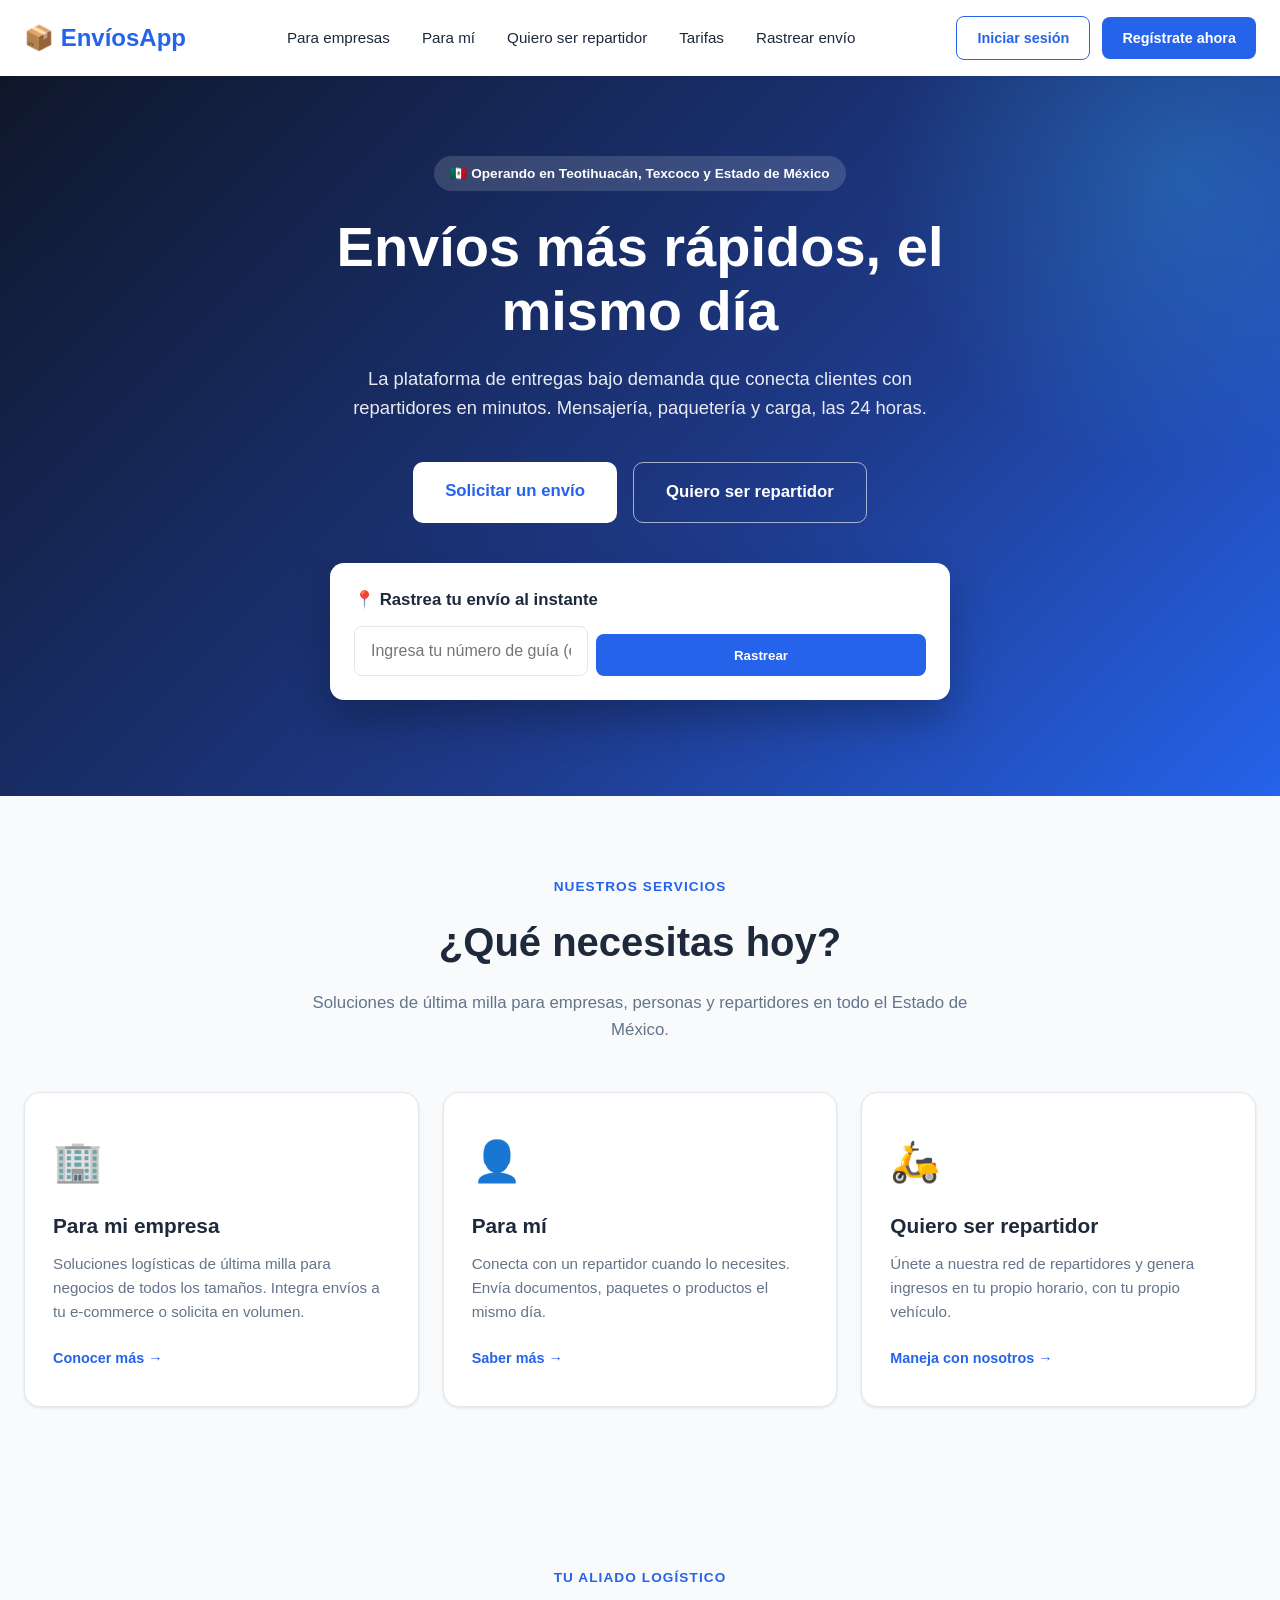
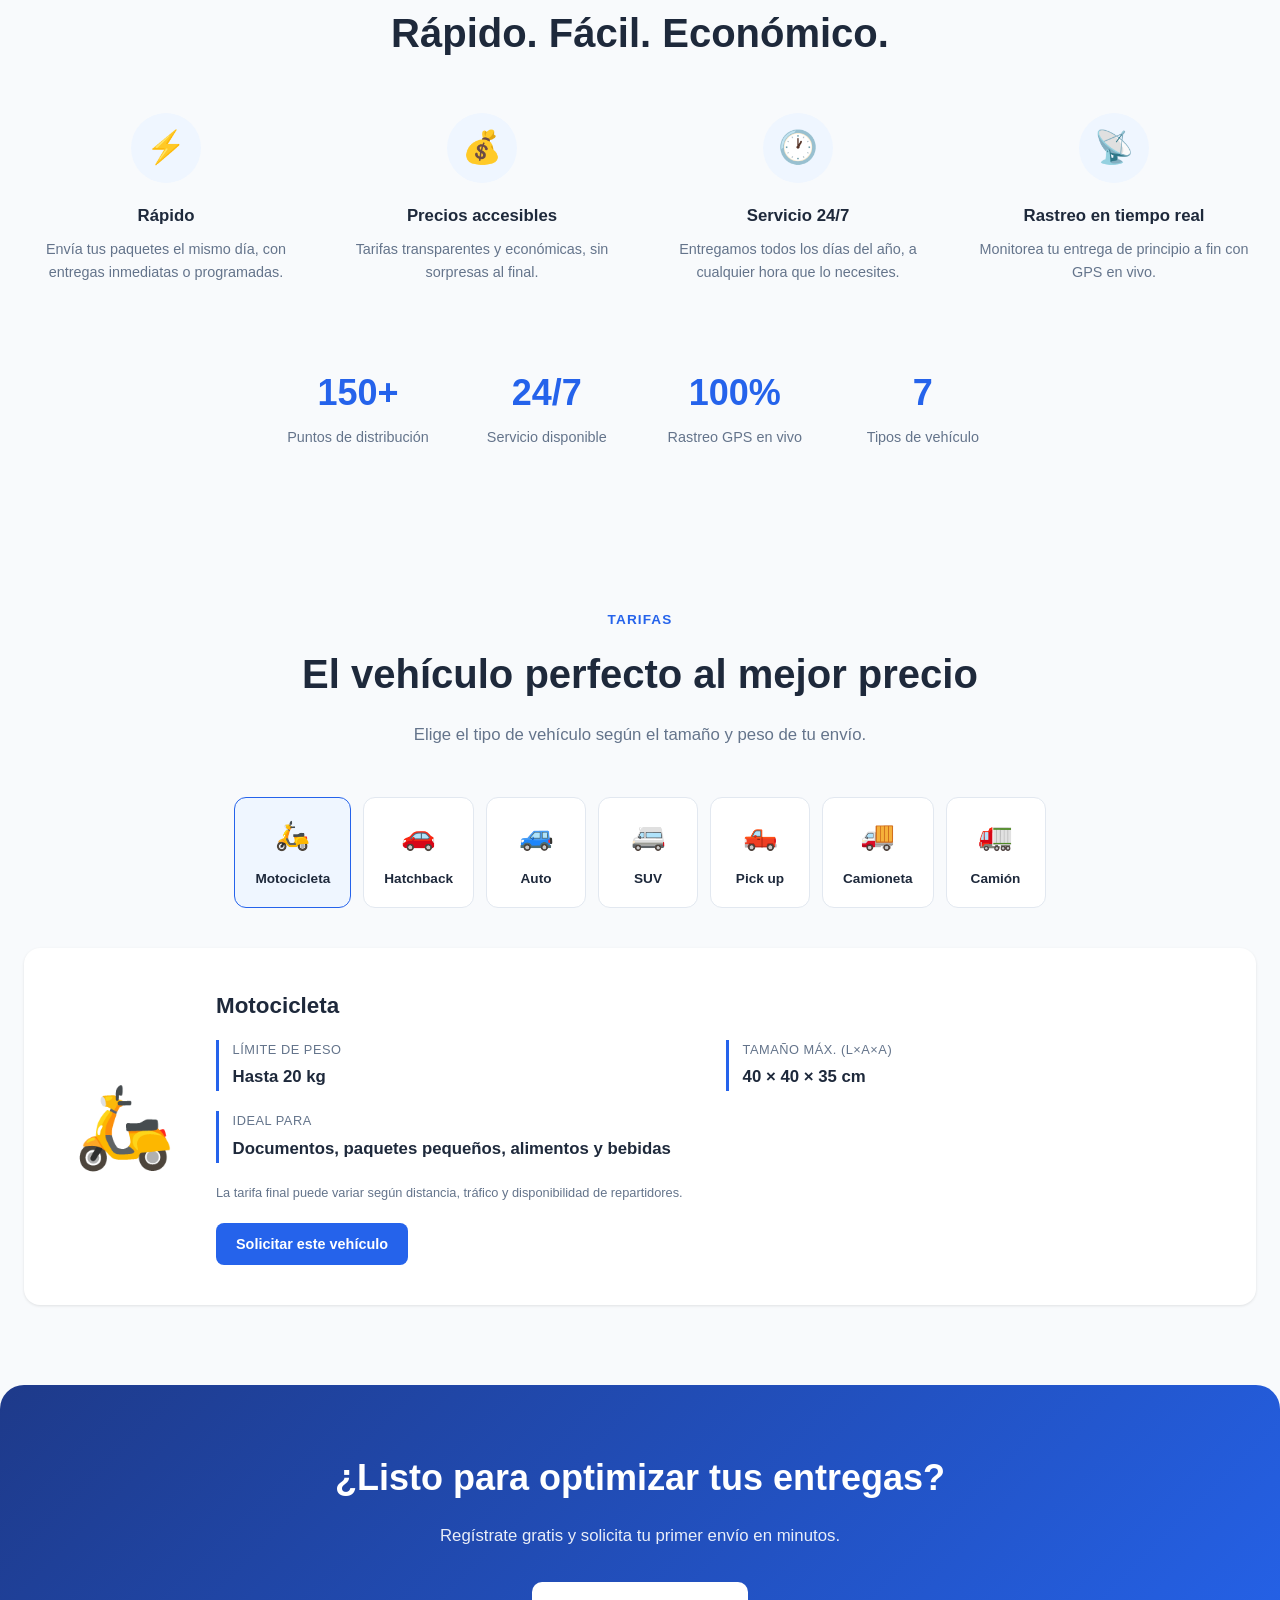
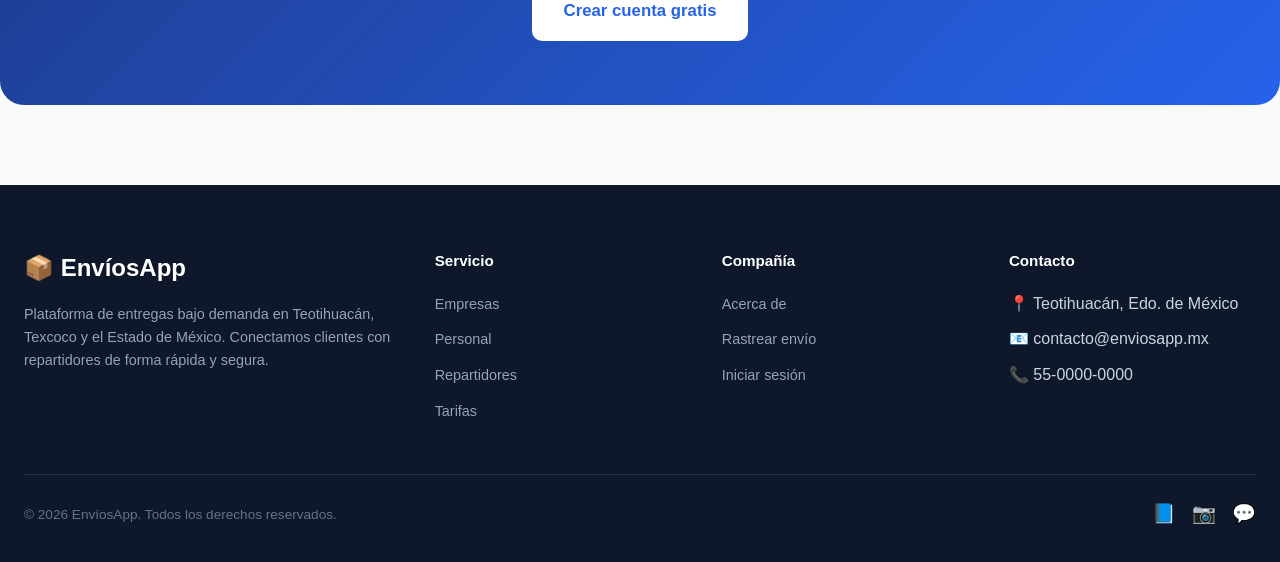
<file: frontend/index.html>
<!DOCTYPE html>
<html lang="es-MX">
<head>
    <meta charset="UTF-8">
    <meta name="viewport" content="width=device-width, initial-scale=1.0">
    <title>EnvíosApp México | Entregas rápidas y rastreo en tiempo real</title>
    <meta name="description" content="La plataforma de envíos y entregas a domicilio en México. Rastrea tu paquete en tiempo real, solicita un repartidor o únete como conductor.">
    <link rel="stylesheet" href="static/css/styles.css">
    <link rel="stylesheet" href="static/css/landing.css">
</head>
<body class="landing-body">

    <!-- ===== Header ===== -->
    <header class="landing-header">
        <nav class="landing-nav">
            <a href="#inicio" class="landing-logo">📦 EnvíosApp</a>

            <ul class="landing-menu" id="landingMenu">
                <li><a href="#empresa">Para empresas</a></li>
                <li><a href="#personal">Para mí</a></li>
                <li><a href="#conductor">Quiero ser repartidor</a></li>
                <li><a href="#vehiculos">Tarifas</a></li>
                <li><a href="#rastreo">Rastrear envío</a></li>
            </ul>

            <div class="landing-nav-actions">
                <a href="app.html" class="btn-outline">Iniciar sesión</a>
                <a href="app.html#registro" class="btn-cta">Regístrate ahora</a>
                <button class="mobile-menu-toggle" id="mobileMenuToggle" aria-label="Abrir menú">☰</button>
            </div>
        </nav>
    </header>

    <!-- ===== Hero ===== -->
    <section class="hero" id="inicio">
        <div class="hero-content">
            <span class="hero-eyebrow">🇲🇽 Operando en Teotihuacán, Texcoco y Estado de México</span>
            <h1>Envíos más rápidos, el mismo día</h1>
            <p>La plataforma de entregas bajo demanda que conecta clientes con repartidores en minutos. Mensajería, paquetería y carga, las 24 horas.</p>

            <div class="hero-actions">
                <a href="app.html#registro" class="btn-cta-white">Solicitar un envío</a>
                <a href="#conductor" class="btn-cta-outline-white">Quiero ser repartidor</a>
            </div>

            <!-- Widget de rastreo en vivo -->
            <div class="tracking-widget" id="rastreo">
                <h3>📍 Rastrea tu envío al instante</h3>
                <form class="tracking-form" id="trackingForm">
                    <input type="text" id="trackingInput" placeholder="Ingresa tu número de guía (ej. ENV-20260629...)" required>
                    <button type="submit">Rastrear</button>
                </form>
                <div class="tracking-result" id="trackingResult"></div>
            </div>
        </div>
    </section>

    <!-- ===== Service Cards: Empresa / Personal / Conductor ===== -->
    <section class="landing-section" id="servicios">
        <div class="section-header">
            <span class="eyebrow">Nuestros servicios</span>
            <h2>¿Qué necesitas hoy?</h2>
            <p>Soluciones de última milla para empresas, personas y repartidores en todo el Estado de México.</p>
        </div>

        <div class="service-cards">
            <a href="#empresa" class="service-card" id="empresa">
                <span class="icon">🏢</span>
                <h3>Para mi empresa</h3>
                <p>Soluciones logísticas de última milla para negocios de todos los tamaños. Integra envíos a tu e-commerce o solicita en volumen.</p>
                <span class="link-arrow">Conocer más →</span>
            </a>

            <a href="app.html#registro" class="service-card" id="personal">
                <span class="icon">👤</span>
                <h3>Para mí</h3>
                <p>Conecta con un repartidor cuando lo necesites. Envía documentos, paquetes o productos el mismo día.</p>
                <span class="link-arrow">Saber más →</span>
            </a>

            <a href="app.html#registro?role=repartidor" class="service-card" id="conductor">
                <span class="icon">🛵</span>
                <h3>Quiero ser repartidor</h3>
                <p>Únete a nuestra red de repartidores y genera ingresos en tu propio horario, con tu propio vehículo.</p>
                <span class="link-arrow">Maneja con nosotros →</span>
            </a>
        </div>
    </section>

    <!-- ===== USP / Por qué elegirnos ===== -->
    <section class="landing-section usp-section">
        <div class="section-header">
            <span class="eyebrow">Tu aliado logístico</span>
            <h2>Rápido. Fácil. Económico.</h2>
        </div>

        <div class="usp-grid">
            <div class="usp-item">
                <div class="usp-icon">⚡</div>
                <h4>Rápido</h4>
                <p>Envía tus paquetes el mismo día, con entregas inmediatas o programadas.</p>
            </div>
            <div class="usp-item">
                <div class="usp-icon">💰</div>
                <h4>Precios accesibles</h4>
                <p>Tarifas transparentes y económicas, sin sorpresas al final.</p>
            </div>
            <div class="usp-item">
                <div class="usp-icon">🕐</div>
                <h4>Servicio 24/7</h4>
                <p>Entregamos todos los días del año, a cualquier hora que lo necesites.</p>
            </div>
            <div class="usp-item">
                <div class="usp-icon">📡</div>
                <h4>Rastreo en tiempo real</h4>
                <p>Monitorea tu entrega de principio a fin con GPS en vivo.</p>
            </div>
        </div>
    </section>

    <!-- ===== Trust numbers ===== -->
    <section class="landing-section" style="padding-top: 0;">
        <div class="trust-bar">
            <div class="trust-item">
                <div class="trust-number">150+</div>
                <div class="trust-label">Puntos de distribución</div>
            </div>
            <div class="trust-item">
                <div class="trust-number">24/7</div>
                <div class="trust-label">Servicio disponible</div>
            </div>
            <div class="trust-item">
                <div class="trust-number">100%</div>
                <div class="trust-label">Rastreo GPS en vivo</div>
            </div>
            <div class="trust-item">
                <div class="trust-number">7</div>
                <div class="trust-label">Tipos de vehículo</div>
            </div>
        </div>
    </section>

    <!-- ===== Vehículos / Tarifas ===== -->
    <section class="landing-section" id="vehiculos">
        <div class="section-header">
            <span class="eyebrow">Tarifas</span>
            <h2>El vehículo perfecto al mejor precio</h2>
            <p>Elige el tipo de vehículo según el tamaño y peso de tu envío.</p>
        </div>

        <div class="vehicle-tabs" id="vehicleTabs"></div>
        <div class="vehicle-detail" id="vehicleDetail"></div>
    </section>

    <!-- ===== Final CTA ===== -->
    <div class="final-cta">
        <h2>¿Listo para optimizar tus entregas?</h2>
        <p>Regístrate gratis y solicita tu primer envío en minutos.</p>
        <a href="app.html#registro" class="btn-cta-white">Crear cuenta gratis</a>
    </div>

    <!-- ===== Footer ===== -->
    <footer class="landing-footer">
        <div class="footer-grid">
            <div class="footer-brand">
                <a href="#inicio" class="landing-logo">📦 EnvíosApp</a>
                <p>Plataforma de entregas bajo demanda en Teotihuacán, Texcoco y el Estado de México. Conectamos clientes con repartidores de forma rápida y segura.</p>
            </div>

            <div class="footer-col">
                <h5>Servicio</h5>
                <ul>
                    <li><a href="#empresa">Empresas</a></li>
                    <li><a href="#personal">Personal</a></li>
                    <li><a href="#conductor">Repartidores</a></li>
                    <li><a href="#vehiculos">Tarifas</a></li>
                </ul>
            </div>

            <div class="footer-col">
                <h5>Compañía</h5>
                <ul>
                    <li><a href="#inicio">Acerca de</a></li>
                    <li><a href="#rastreo">Rastrear envío</a></li>
                    <li><a href="app.html">Iniciar sesión</a></li>
                </ul>
            </div>

            <div class="footer-col">
                <h5>Contacto</h5>
                <ul>
                    <li>📍 Teotihuacán, Edo. de México</li>
                    <li>📧 contacto@enviosapp.mx</li>
                    <li>📞 55-0000-0000</li>
                </ul>
            </div>
        </div>

        <div class="footer-bottom">
            <span>© 2026 EnvíosApp. Todos los derechos reservados.</span>
            <div class="footer-social">
                <a href="#" aria-label="Facebook">📘</a>
                <a href="#" aria-label="Instagram">📷</a>
                <a href="#" aria-label="WhatsApp">💬</a>
            </div>
        </div>
    </footer>

    <script src="static/js/landing.js"></script>
</body>
</html>
</file>
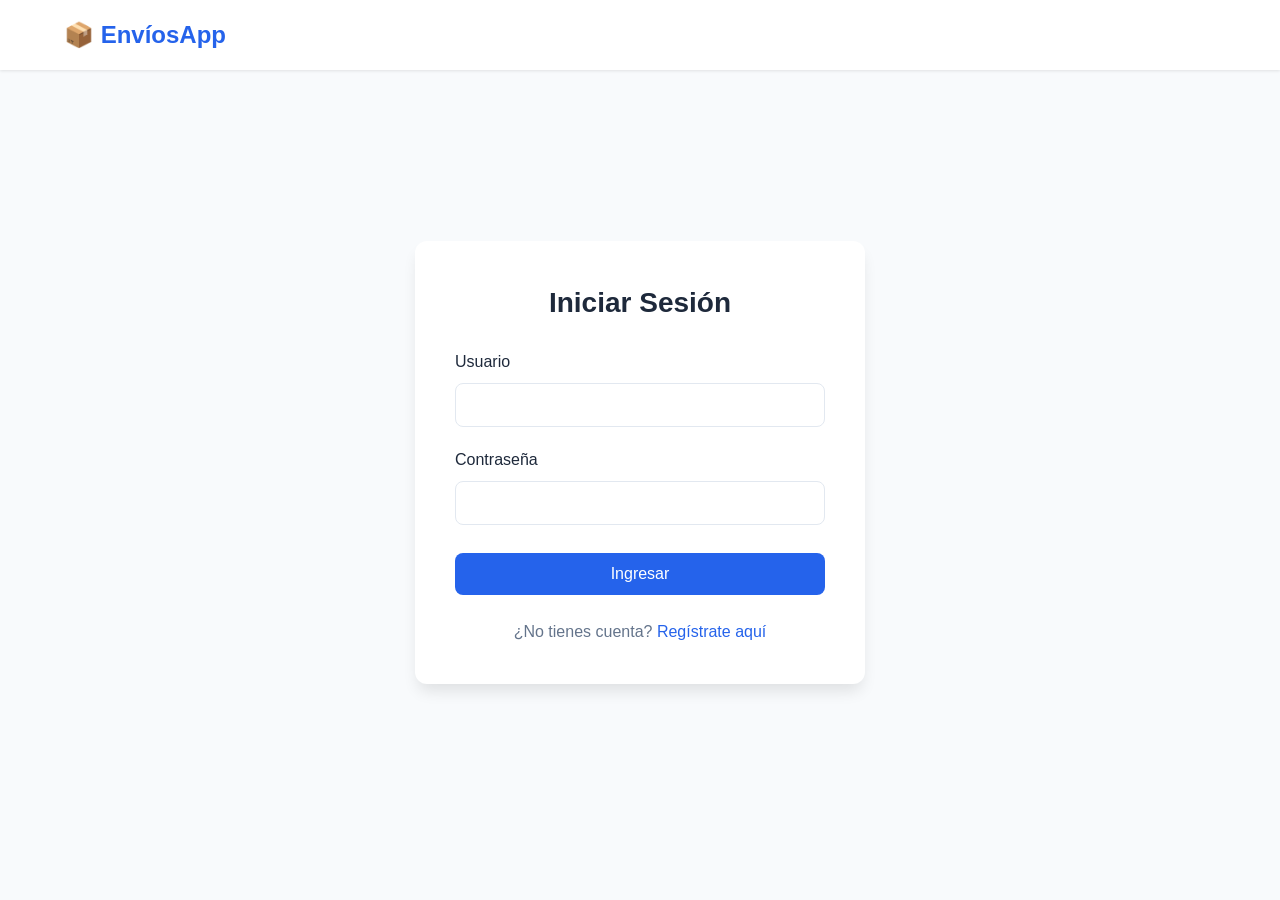
<file: frontend/app.html>
<!DOCTYPE html>
<html lang="es">
<head>
    <meta charset="UTF-8">
    <meta name="viewport" content="width=device-width, initial-scale=1.0">
    <title>Mi Cuenta | EnvíosApp</title>
    <link rel="stylesheet" href="static/css/styles.css">
    <link rel="stylesheet" href="static/css/cotizador.css">
</head>
<body>
    <header id="header">
        <div class="container">
            <div class="header-content">
                <div class="logo">
                    <a href="index.html" style="text-decoration:none;color:inherit;"><h1>📦 EnvíosApp</h1></a>
                </div>
                <nav id="mainNav" class="nav-hidden">
                    <ul>
                        <li><a href="#" data-page="dashboard">Dashboard</a></li>
                        <li><a href="#" data-page="mapa">🗺️ Mapa</a></li>
                        <li><a href="#" data-page="cotizador">🧮 Cotizador</a></li>
                        <li><a href="#" data-page="envios">Envíos</a></li>
                        <li><a href="#" data-page="clientes">Clientes</a></li>
                        <li class="admin-only"><a href="#" data-page="repartidores">Repartidores</a></li>
                        <li class="admin-only"><a href="#" data-page="rutas">Rutas</a></li>
                    </ul>
                </nav>
                <div class="user-menu" id="userMenu" style="display:none;">
                    <span id="userName"></span>
                    <button id="logoutBtn" class="btn-secondary">Cerrar Sesión</button>
                </div>
            </div>
        </div>
    </header>

    <main id="mainContent">

        <!-- Login -->
        <div id="loginPage" class="page active">
            <div class="auth-container">
                <div class="auth-box">
                    <h2>Iniciar Sesión</h2>
                    <form id="loginForm">
                        <div class="form-group">
                            <label>Usuario</label>
                            <input type="text" id="loginUsername" required>
                        </div>
                        <div class="form-group">
                            <label>Contraseña</label>
                            <input type="password" id="loginPassword" required>
                        </div>
                        <button type="submit" class="btn-primary">Ingresar</button>
                    </form>
                    <p class="auth-switch">¿No tienes cuenta? <a href="#" id="showRegister">Regístrate aquí</a></p>
                </div>
            </div>
        </div>

        <!-- Registro -->
        <div id="registerPage" class="page">
            <div class="auth-container">
                <div class="auth-box">
                    <h2>Crear Cuenta</h2>
                    <form id="registerForm">
                        <div class="form-group">
                            <label>Usuario</label>
                            <input type="text" id="regUsername" required>
                        </div>
                        <div class="form-group">
                            <label>Email</label>
                            <input type="email" id="regEmail" required>
                        </div>
                        <div class="form-group">
                            <label>Nombre Completo</label>
                            <input type="text" id="regFullName" required>
                        </div>
                        <div class="form-group">
                            <label>Tipo de Usuario</label>
                            <select id="regRole" required>
                                <option value="cliente">Cliente</option>
                                <option value="repartidor">Repartidor</option>
                                <option value="admin">Administrador</option>
                            </select>
                        </div>
                        <div class="form-group">
                            <label>Contraseña</label>
                            <input type="password" id="regPassword" required>
                        </div>
                        <button type="submit" class="btn-primary">Registrarse</button>
                    </form>
                    <p class="auth-switch">¿Ya tienes cuenta? <a href="#" id="showLogin">Inicia sesión aquí</a></p>
                </div>
            </div>
        </div>

        <!-- Mapa -->
        <div id="mapaPage" class="page">
            <div class="container">
                <div class="page-header">
                    <h2>Mapa de Envíos y Repartidores</h2>
                    <div class="map-controls">
                        <select id="mapFilterEstado" class="filter-select">
                            <option value="">Todos los envíos</option>
                            <option value="pendiente">Pendientes</option>
                            <option value="en_transito">En Tránsito</option>
                            <option value="entregado">Entregados</option>
                        </select>
                        <button id="btnCentrarMapa" class="btn-secondary">📍 Centrar</button>
                        <button id="btnActualizarMapa" class="btn-primary">🔄 Actualizar</button>
                    </div>
                </div>
                <div class="map-container">
                    <div id="map" style="width:100%;height:600px;border-radius:12px;"></div>
                </div>
                <div class="map-legend">
                    <h4>Leyenda</h4>
                    <div class="legend-items">
                        <div class="legend-item"><span class="legend-marker" style="background:#10b981;">🚚</span><span>Repartidor Disponible</span></div>
                        <div class="legend-item"><span class="legend-marker" style="background:#ef4444;">🚚</span><span>No Disponible</span></div>
                        <div class="legend-item"><span class="legend-marker" style="background:#f59e0b;">📦</span><span>Origen</span></div>
                        <div class="legend-item"><span class="legend-marker" style="background:#2563eb;">🎯</span><span>Destino</span></div>
                    </div>
                </div>
            </div>
        </div>


        <!-- Cotizador -->
        <div id="cotizadorPage" class="page">
            <div class="container">
                <div class="page-header">
                    <h2>🧮 Cotizador de Envíos</h2>
                </div>

                <form id="cotizadorForm">
                    <!-- Campo oculto para vehículo seleccionado -->
                    <input type="hidden" id="cotVehiculo" value="">

                    <!-- Selección de vehículo -->
                    <div class="form-group">
                        <label>Tipo de vehículo</label>
                        <div class="veh-selector">
                            <div class="veh-card" data-vehiculo="moto">
                                <span class="veh-icon">🛵</span>
                                <span class="veh-name">Moto</span>
                                <span class="veh-peso">máx 20 kg</span>
                            </div>
                            <div class="veh-card" data-vehiculo="auto">
                                <span class="veh-icon">🚗</span>
                                <span class="veh-name">Auto</span>
                                <span class="veh-peso">máx 100 kg</span>
                            </div>
                            <div class="veh-card" data-vehiculo="suv">
                                <span class="veh-icon">🚙</span>
                                <span class="veh-name">SUV</span>
                                <span class="veh-peso">máx 300 kg</span>
                            </div>
                            <div class="veh-card" data-vehiculo="pickup">
                                <span class="veh-icon">🛻</span>
                                <span class="veh-name">Pickup</span>
                                <span class="veh-peso">máx 700 kg</span>
                            </div>
                            <div class="veh-card" data-vehiculo="camioneta">
                                <span class="veh-icon">🚚</span>
                                <span class="veh-name">Camioneta</span>
                                <span class="veh-peso">máx 1,500 kg</span>
                            </div>
                        </div>
                    </div>

                    <!-- Zonas y servicio -->
                    <div class="cot-form-grid">
                        <div class="form-group">
                            <label>Zona de origen</label>
                            <select id="cotZonaOrigen" required>
                                <option value="A">Zona A — Teotihuacán + San Martín</option>
                                <option value="B">Zona B — Texcoco + Tecámac</option>
                                <option value="C">Zona C — Otumba</option>
                            </select>
                        </div>
                        <div class="form-group">
                            <label>Zona de destino</label>
                            <select id="cotZonaDestino" required>
                                <option value="A">Zona A — Teotihuacán + San Martín</option>
                                <option value="B">Zona B — Texcoco + Tecámac</option>
                                <option value="C">Zona C — Otumba</option>
                            </select>
                        </div>
                        <div class="form-group">
                            <label>Tipo de servicio</label>
                            <select id="cotServicio">
                                <option value="estandar">Estándar — mismo día</option>
                                <option value="express">Express — menos de 45 min (+$30)</option>
                                <option value="programado">Programado — hora exacta (+$20)</option>
                                <option value="fragil">Frágil — manejo especial (+$25)</option>
                            </select>
                        </div>
                        <div class="form-group">
                            <label>Plan del repartidor</label>
                            <select id="cotPlan">
                                <option value="libre">Plan Libre — 22% comisión</option>
                                <option value="estandar">Plan Estándar — 12% comisión</option>
                                <option value="pro">Plan Pro — 6% comisión</option>
                            </select>
                        </div>
                    </div>

                    <!-- Sliders -->
                    <div class="cot-slider-group">
                        <div class="cot-slider-header">
                            <label>Distancia total</label>
                            <span class="cot-slider-val" id="cotKmVal">8 km</span>
                        </div>
                        <input type="range" id="cotKm" class="cot-range" min="1" max="50" value="8" step="0.5">
                    </div>

                    <div class="cot-slider-group">
                        <div class="cot-slider-header">
                            <label>Tiempo de espera estimado</label>
                            <span class="cot-slider-val" id="cotEsperaVal">0 min</span>
                        </div>
                        <input type="range" id="cotEspera" class="cot-range" min="0" max="60" value="0" step="10">
                    </div>

                    <div class="cot-btn-group">
                        <button type="submit" id="btnCotizar" class="btn-primary">🧮 Calcular cotización</button>
                        <button type="button" id="btnCompararPlanes" class="btn-secondary" onclick="cotizadorManager.compararPlanes();">📊 Comparar planes</button>
                    </div>
                </form>

                <!-- Resultado -->
                <div id="cotizadorResultado"></div>
            </div>
        </div>

        <!-- Dashboard -->
        <div id="dashboardPage" class="page">
            <div class="container">
                <h2>Dashboard</h2>
                <div class="stats-grid" id="statsGrid">
                    <div class="stat-card">
                        <div class="stat-icon">📦</div>
                        <div class="stat-info"><h3 id="totalEnvios">0</h3><p>Total Envíos</p></div>
                    </div>
                    <div class="stat-card">
                        <div class="stat-icon">🚚</div>
                        <div class="stat-info"><h3 id="enviosTransito">0</h3><p>En Tránsito</p></div>
                    </div>
                    <div class="stat-card">
                        <div class="stat-icon">✅</div>
                        <div class="stat-info"><h3 id="enviosEntregados">0</h3><p>Entregados</p></div>
                    </div>
                    <div class="stat-card">
                        <div class="stat-icon">⏳</div>
                        <div class="stat-info"><h3 id="enviosPendientes">0</h3><p>Pendientes</p></div>
                    </div>
                    <div class="stat-card">
                        <div class="stat-icon">👥</div>
                        <div class="stat-info"><h3 id="totalClientes">0</h3><p>Total Clientes</p></div>
                    </div>
                </div>
                <div class="recent-section">
                    <h3>Envíos Recientes</h3>
                    <div id="recentEnvios" class="table-container"></div>
                </div>
                <div class="recent-section" style="margin-top:2rem;">
                    <h3>Clientes Recientes</h3>
                    <div id="recentClientes" class="table-container"></div>
                </div>
            </div>
        </div>

        <!-- Envíos -->
        <div id="enviosPage" class="page">
            <div class="container">
                <div class="page-header">
                    <h2>Gestión de Envíos</h2>
                    <button id="btnNuevoEnvio" class="btn-primary">+ Nuevo Envío</button>
                </div>
                <div class="filters">
                    <select id="filterEstado" class="filter-select">
                        <option value="">Todos los estados</option>
                        <option value="pendiente">Pendiente</option>
                        <option value="en_transito">En Tránsito</option>
                        <option value="entregado">Entregado</option>
                        <option value="cancelado">Cancelado</option>
                    </select>
                </div>
                <div id="enviosList" class="table-container"></div>
            </div>
        </div>

        <!-- Clientes -->
        <div id="clientesPage" class="page">
            <div class="container">
                <div class="page-header">
                    <h2>Gestión de Clientes</h2>
                    <button id="btnNuevoCliente" class="btn-primary">+ Nuevo Cliente</button>
                </div>
                <div id="clientesList" class="table-container"></div>
            </div>
        </div>

        <!-- Repartidores (admin) -->
        <div id="repartidoresPage" class="page admin-only">
            <div class="container">
                <div class="page-header">
                    <h2>Gestión de Repartidores</h2>
                    <button id="btnNuevoRepartidor" class="btn-primary">+ Nuevo Repartidor</button>
                </div>
                <div id="repartidoresList" class="table-container"></div>
            </div>
        </div>

        <!-- Rutas (admin) -->
        <div id="rutasPage" class="page admin-only">
            <div class="container">
                <div class="page-header">
                    <h2>Gestión de Rutas</h2>
                    <button id="btnNuevaRuta" class="btn-primary">+ Nueva Ruta</button>
                </div>
                <div id="rutasList" class="table-container"></div>
            </div>
        </div>

    </main>

    <div id="modalContainer"></div>
    <div id="toastContainer"></div>

    <!-- Google Maps: agrega tu API key aquí cuando la tengas
    <script async defer src="https://maps.googleapis.com/maps/api/js?key=TU_API_KEY&callback=initGoogleMaps"></script>
    -->

    <script src="static/js/api.js"></script>
    <script src="static/js/auth.js"></script>
    <script src="static/js/ui.js"></script>
    <script src="static/js/mapa.js"></script>
    <script src="static/js/envios.js"></script>
    <script src="static/js/clientes.js"></script>
    <script src="static/js/repartidores.js"></script>
    <script src="static/js/rutas.js"></script>
    <script src="static/js/cotizador.js"></script>
    <script src="static/js/app.js"></script>
</body>
</html>
</file>
<file: frontend/static/css/styles.css>
/* Variables CSS */
:root {
    --primary-color: #2563eb;
    --primary-dark: #1d4ed8;
    --secondary-color: #64748b;
    --success-color: #10b981;
    --danger-color: #ef4444;
    --warning-color: #f59e0b;
    --background: #f8fafc;
    --surface: #ffffff;
    --text-primary: #1e293b;
    --text-secondary: #64748b;
    --border-color: #e2e8f0;
    --shadow: 0 1px 3px 0 rgba(0, 0, 0, 0.1);
    --shadow-lg: 0 10px 15px -3px rgba(0, 0, 0, 0.1);
}

* {
    margin: 0;
    padding: 0;
    box-sizing: border-box;
}

body {
    font-family: -apple-system, BlinkMacSystemFont, 'Segoe UI', Roboto, 'Helvetica Neue', Arial, sans-serif;
    background-color: var(--background);
    color: var(--text-primary);
    line-height: 1.6;
}

/* Header */
header {
    background: var(--surface);
    box-shadow: var(--shadow);
    position: sticky;
    top: 0;
    z-index: 100;
}

.header-content {
    display: flex;
    justify-content: space-between;
    align-items: center;
    padding: 1rem 0;
}

.logo h1 {
    font-size: 1.5rem;
    color: var(--primary-color);
    font-weight: 700;
}

nav ul {
    display: flex;
    list-style: none;
    gap: 2rem;
}

nav a {
    text-decoration: none;
    color: var(--text-primary);
    font-weight: 500;
    transition: color 0.2s;
}

nav a:hover {
    color: var(--primary-color);
}

.user-menu {
    display: flex;
    align-items: center;
    gap: 1rem;
}

/* Container */
.container {
    max-width: 1200px;
    margin: 0 auto;
    padding: 0 1.5rem;
}

/* Pages */
.page {
    display: none;
    padding: 2rem 0;
    min-height: calc(100vh - 80px);
}

.page.active {
    display: block;
}

.page-header {
    display: flex;
    justify-content: space-between;
    align-items: center;
    margin-bottom: 2rem;
}

.page-header h2 {
    font-size: 2rem;
    font-weight: 700;
}

/* Auth Container */
.auth-container {
    display: flex;
    justify-content: center;
    align-items: center;
    min-height: 80vh;
}

.auth-box {
    background: var(--surface);
    padding: 2.5rem;
    border-radius: 12px;
    box-shadow: var(--shadow-lg);
    width: 100%;
    max-width: 450px;
}

.auth-box h2 {
    margin-bottom: 1.5rem;
    text-align: center;
    font-size: 1.75rem;
}

.auth-switch {
    text-align: center;
    margin-top: 1.5rem;
    color: var(--text-secondary);
}

.auth-switch a {
    color: var(--primary-color);
    text-decoration: none;
    font-weight: 500;
}

/* Form Styles */
.form-group {
    margin-bottom: 1.25rem;
}

.form-group label {
    display: block;
    margin-bottom: 0.5rem;
    font-weight: 500;
    color: var(--text-primary);
}

.form-group input,
.form-group select,
.form-group textarea {
    width: 100%;
    padding: 0.75rem 1rem;
    border: 1px solid var(--border-color);
    border-radius: 8px;
    font-size: 1rem;
    transition: border-color 0.2s, box-shadow 0.2s;
}

.form-group input:focus,
.form-group select:focus,
.form-group textarea:focus {
    outline: none;
    border-color: var(--primary-color);
    box-shadow: 0 0 0 3px rgba(37, 99, 235, 0.1);
}

/* Buttons */
.btn-primary,
.btn-secondary,
.btn-danger,
.btn-success {
    padding: 0.75rem 1.5rem;
    border: none;
    border-radius: 8px;
    font-size: 1rem;
    font-weight: 500;
    cursor: pointer;
    transition: all 0.2s;
}

.btn-primary {
    background: var(--primary-color);
    color: white;
}

.btn-primary:hover {
    background: var(--primary-dark);
}

.btn-secondary {
    background: var(--secondary-color);
    color: white;
}

.btn-secondary:hover {
    background: #475569;
}

.btn-danger {
    background: var(--danger-color);
    color: white;
}

.btn-danger:hover {
    background: #dc2626;
}

.btn-success {
    background: var(--success-color);
    color: white;
}

.btn-success:hover {
    background: #059669;
}

button[type="submit"] {
    width: 100%;
    margin-top: 0.5rem;
}

/* Stats Grid */
.stats-grid {
    display: grid;
    grid-template-columns: repeat(auto-fit, minmax(250px, 1fr));
    gap: 1.5rem;
    margin-bottom: 3rem;
}

.stat-card {
    background: var(--surface);
    padding: 1.5rem;
    border-radius: 12px;
    box-shadow: var(--shadow);
    display: flex;
    align-items: center;
    gap: 1rem;
}

.stat-icon {
    font-size: 2.5rem;
}

.stat-info h3 {
    font-size: 2rem;
    font-weight: 700;
    color: var(--primary-color);
}

.stat-info p {
    color: var(--text-secondary);
    font-size: 0.875rem;
}

/* Tables */
.table-container {
    background: var(--surface);
    border-radius: 12px;
    box-shadow: var(--shadow);
    overflow: hidden;
}

table {
    width: 100%;
    border-collapse: collapse;
}

thead {
    background: var(--background);
}

th {
    padding: 1rem;
    text-align: left;
    font-weight: 600;
    color: var(--text-primary);
    font-size: 0.875rem;
    text-transform: uppercase;
    letter-spacing: 0.05em;
}

td {
    padding: 1rem;
    border-top: 1px solid var(--border-color);
}

tr:hover {
    background: var(--background);
}

/* Badges */
.badge {
    display: inline-block;
    padding: 0.25rem 0.75rem;
    border-radius: 9999px;
    font-size: 0.75rem;
    font-weight: 600;
    text-transform: uppercase;
}

.badge-success {
    background: #d1fae5;
    color: #065f46;
}

.badge-warning {
    background: #fef3c7;
    color: #92400e;
}

.badge-danger {
    background: #fee2e2;
    color: #991b1b;
}

.badge-info {
    background: #dbeafe;
    color: #1e40af;
}

/* Filters */
.filters {
    margin-bottom: 1.5rem;
    display: flex;
    gap: 1rem;
}

.filter-select {
    padding: 0.5rem 1rem;
    border: 1px solid var(--border-color);
    border-radius: 8px;
    font-size: 0.875rem;
}

/* Modal */
.modal {
    display: none;
    position: fixed;
    top: 0;
    left: 0;
    width: 100%;
    height: 100%;
    background: rgba(0, 0, 0, 0.5);
    z-index: 1000;
    align-items: center;
    justify-content: center;
}

.modal.active {
    display: flex;
}

.modal-content {
    background: var(--surface);
    padding: 2rem;
    border-radius: 12px;
    width: 90%;
    max-width: 600px;
    max-height: 90vh;
    overflow-y: auto;
}

.modal-header {
    display: flex;
    justify-content: space-between;
    align-items: center;
    margin-bottom: 1.5rem;
}

.modal-header h3 {
    font-size: 1.5rem;
}

.close-modal {
    background: none;
    border: none;
    font-size: 1.5rem;
    cursor: pointer;
    color: var(--text-secondary);
}

/* Toast Notifications */
#toastContainer {
    position: fixed;
    top: 20px;
    right: 20px;
    z-index: 2000;
}

.toast {
    background: var(--surface);
    padding: 1rem 1.5rem;
    border-radius: 8px;
    box-shadow: var(--shadow-lg);
    margin-bottom: 1rem;
    min-width: 300px;
    animation: slideIn 0.3s ease-out;
}

.toast.success {
    border-left: 4px solid var(--success-color);
}

.toast.error {
    border-left: 4px solid var(--danger-color);
}

.toast.info {
    border-left: 4px solid var(--primary-color);
}

@keyframes slideIn {
    from {
        transform: translateX(400px);
        opacity: 0;
    }
    to {
        transform: translateX(0);
        opacity: 1;
    }
}

/* Action Buttons */
.action-buttons {
    display: flex;
    gap: 0.5rem;
}

.btn-icon {
    padding: 0.5rem;
    border: none;
    background: none;
    cursor: pointer;
    font-size: 1.125rem;
    color: var(--text-secondary);
    transition: color 0.2s;
}

.btn-icon:hover {
    color: var(--primary-color);
}

/* Recent Section */
.recent-section {
    margin-top: 3rem;
}

.recent-section h3 {
    margin-bottom: 1rem;
    font-size: 1.25rem;
}

/* Utility Classes */
.nav-hidden {
    display: none;
}

.admin-only {
    display: none;
}

.text-center {
    text-align: center;
}

.mt-2 {
    margin-top: 1rem;
}

.mb-2 {
    margin-bottom: 1rem;
}

/* Mapa Styles */
.container-fluid {
    max-width: 100%;
    padding: 0 1.5rem;
}

.map-controls {
    display: flex;
    gap: 1rem;
    align-items: center;
}

.map-container {
    margin: 2rem 0;
    box-shadow: var(--shadow-lg);
    border-radius: 12px;
    overflow: hidden;
}

#map {
    width: 100%;
    height: 600px;
}

.map-legend {
    background: var(--surface);
    padding: 1.5rem;
    border-radius: 12px;
    box-shadow: var(--shadow);
    margin-top: 2rem;
}

.map-legend h4 {
    margin-bottom: 1rem;
    font-size: 1.125rem;
}

.legend-items {
    display: grid;
    grid-template-columns: repeat(auto-fit, minmax(200px, 1fr));
    gap: 1rem;
}

.legend-item {
    display: flex;
    align-items: center;
    gap: 0.5rem;
}

.legend-marker {
    display: inline-flex;
    align-items: center;
    justify-content: center;
    width: 40px;
    height: 40px;
    border-radius: 50%;
    font-size: 1.25rem;
}

/* GPS Indicator */
.gps-indicator {
    position: fixed;
    bottom: 20px;
    right: 20px;
    background: var(--success-color);
    color: white;
    padding: 0.75rem 1.25rem;
    border-radius: 25px;
    box-shadow: var(--shadow-lg);
    display: flex;
    align-items: center;
    gap: 0.5rem;
    font-size: 0.875rem;
    font-weight: 600;
    z-index: 999;
}

.gps-indicator.inactive {
    background: var(--secondary-color);
}

.gps-pulse {
    width: 12px;
    height: 12px;
    background: white;
    border-radius: 50%;
    animation: pulse 2s infinite;
}

@keyframes pulse {
    0%, 100% {
        opacity: 1;
        transform: scale(1);
    }
    50% {
        opacity: 0.5;
        transform: scale(1.2);
    }
}

/* Responsive */
@media (max-width: 768px) {
    .header-content {
        flex-direction: column;
        gap: 1rem;
    }

    nav ul {
        flex-direction: column;
        gap: 0.5rem;
    }

    .stats-grid {
        grid-template-columns: 1fr;
    }

    .page-header {
        flex-direction: column;
        align-items: flex-start;
        gap: 1rem;
    }

    table {
        font-size: 0.875rem;
    }

    th, td {
        padding: 0.5rem;
    }
}
</file>
<file: frontend/static/css/landing.css>
/* ===== Landing Page Styles ===== */
/* Usa las mismas variables CSS de styles.css */

.landing-body {
    overflow-x: hidden;
}

/* Top bar */
.landing-header {
    background: var(--surface);
    box-shadow: var(--shadow);
    position: sticky;
    top: 0;
    z-index: 200;
}

.landing-nav {
    display: flex;
    justify-content: space-between;
    align-items: center;
    max-width: 1280px;
    margin: 0 auto;
    padding: 1rem 1.5rem;
}

.landing-logo {
    font-size: 1.5rem;
    font-weight: 800;
    color: var(--primary-color);
    text-decoration: none;
    display: flex;
    align-items: center;
    gap: 0.5rem;
}

.landing-menu {
    display: flex;
    gap: 2rem;
    list-style: none;
}

.landing-menu a {
    color: var(--text-primary);
    text-decoration: none;
    font-weight: 500;
    font-size: 0.95rem;
    transition: color 0.2s;
}

.landing-menu a:hover {
    color: var(--primary-color);
}

.landing-nav-actions {
    display: flex;
    gap: 0.75rem;
    align-items: center;
}

.btn-outline {
    padding: 0.6rem 1.25rem;
    border: 1.5px solid var(--primary-color);
    color: var(--primary-color);
    background: transparent;
    border-radius: 8px;
    font-weight: 600;
    text-decoration: none;
    font-size: 0.9rem;
    transition: all 0.2s;
}

.btn-outline:hover {
    background: var(--primary-color);
    color: white;
}

.btn-cta {
    padding: 0.6rem 1.25rem;
    background: var(--primary-color);
    color: white;
    border-radius: 8px;
    font-weight: 600;
    text-decoration: none;
    font-size: 0.9rem;
    transition: background 0.2s;
    display: inline-block;
}

.btn-cta:hover {
    background: var(--primary-dark);
}

.btn-cta-lg {
    padding: 1rem 2rem;
    font-size: 1.05rem;
    border-radius: 10px;
}

.mobile-menu-toggle {
    display: none;
    background: none;
    border: none;
    font-size: 1.5rem;
    cursor: pointer;
}

/* Hero */
.hero {
    background: linear-gradient(135deg, #0f172a 0%, #1e3a8a 60%, #2563eb 100%);
    color: white;
    padding: 5rem 1.5rem 6rem;
    text-align: center;
    position: relative;
    overflow: hidden;
}

.hero::before {
    content: "";
    position: absolute;
    width: 600px;
    height: 600px;
    background: radial-gradient(circle, rgba(56, 189, 248, 0.25) 0%, transparent 70%);
    top: -200px;
    right: -200px;
    border-radius: 50%;
}

.hero-content {
    max-width: 800px;
    margin: 0 auto;
    position: relative;
    z-index: 2;
}

.hero-eyebrow {
    display: inline-block;
    background: rgba(255, 255, 255, 0.15);
    padding: 0.4rem 1rem;
    border-radius: 999px;
    font-size: 0.85rem;
    font-weight: 600;
    margin-bottom: 1.5rem;
    backdrop-filter: blur(4px);
}

.hero h1 {
    font-size: clamp(2.2rem, 5vw, 3.5rem);
    font-weight: 800;
    line-height: 1.15;
    margin-bottom: 1.25rem;
}

.hero p {
    font-size: 1.15rem;
    opacity: 0.9;
    margin-bottom: 2.5rem;
    max-width: 600px;
    margin-left: auto;
    margin-right: auto;
}

.hero-actions {
    display: flex;
    gap: 1rem;
    justify-content: center;
    flex-wrap: wrap;
}

.btn-cta-white {
    padding: 1rem 2rem;
    background: white;
    color: var(--primary-color);
    border-radius: 10px;
    font-weight: 700;
    font-size: 1.05rem;
    text-decoration: none;
    transition: transform 0.2s, box-shadow 0.2s;
    display: inline-block;
}

.btn-cta-white:hover {
    transform: translateY(-2px);
    box-shadow: 0 10px 25px rgba(0, 0, 0, 0.2);
}

.btn-cta-outline-white {
    padding: 1rem 2rem;
    background: transparent;
    color: white;
    border: 1.5px solid rgba(255, 255, 255, 0.6);
    border-radius: 10px;
    font-weight: 600;
    font-size: 1.05rem;
    text-decoration: none;
    transition: all 0.2s;
    display: inline-block;
}

.btn-cta-outline-white:hover {
    background: rgba(255, 255, 255, 0.1);
    border-color: white;
}

/* Tracking widget (sits on hero) */
.tracking-widget {
    max-width: 620px;
    margin: 2.5rem auto 0;
    background: white;
    border-radius: 14px;
    padding: 1.5rem;
    box-shadow: 0 20px 40px rgba(0, 0, 0, 0.25);
    text-align: left;
}

.tracking-widget h3 {
    color: var(--text-primary);
    font-size: 1.05rem;
    margin-bottom: 0.75rem;
}

.tracking-form {
    display: flex;
    gap: 0.5rem;
}

.tracking-form input {
    flex: 1;
    padding: 0.85rem 1rem;
    border: 1px solid var(--border-color);
    border-radius: 8px;
    font-size: 1rem;
}

.tracking-form button {
    padding: 0.85rem 1.5rem;
    background: var(--primary-color);
    color: white;
    border: none;
    border-radius: 8px;
    font-weight: 600;
    cursor: pointer;
    white-space: nowrap;
    transition: background 0.2s;
}

.tracking-form button:hover {
    background: var(--primary-dark);
}

.tracking-result {
    margin-top: 1rem;
    padding: 1rem;
    border-radius: 10px;
    display: none;
}

.tracking-result.show {
    display: block;
}

.tracking-result.success {
    background: #f0fdf4;
    border: 1px solid #bbf7d0;
}

.tracking-result.error {
    background: #fef2f2;
    border: 1px solid #fecaca;
    color: #991b1b;
}

.tracking-result-row {
    display: flex;
    justify-content: space-between;
    padding: 0.35rem 0;
    font-size: 0.9rem;
    border-bottom: 1px dashed rgba(0,0,0,0.08);
}

.tracking-result-row:last-child {
    border-bottom: none;
}

.tracking-result-row strong {
    color: var(--text-primary);
}

/* Sections shared */
.landing-section {
    max-width: 1280px;
    margin: 0 auto;
    padding: 5rem 1.5rem;
}

.section-header {
    text-align: center;
    max-width: 700px;
    margin: 0 auto 3rem;
}

.section-header .eyebrow {
    color: var(--primary-color);
    font-weight: 700;
    font-size: 0.85rem;
    text-transform: uppercase;
    letter-spacing: 0.08em;
    margin-bottom: 0.75rem;
    display: block;
}

.section-header h2 {
    font-size: clamp(1.75rem, 4vw, 2.5rem);
    font-weight: 800;
    margin-bottom: 1rem;
    color: var(--text-primary);
}

.section-header p {
    color: var(--text-secondary);
    font-size: 1.05rem;
}

/* Service cards (Empresa / Personal / Repartidor) */
.service-cards {
    display: grid;
    grid-template-columns: repeat(3, 1fr);
    gap: 1.5rem;
}

.service-card {
    background: var(--surface);
    border-radius: 16px;
    padding: 2.25rem 1.75rem;
    box-shadow: var(--shadow);
    text-decoration: none;
    color: var(--text-primary);
    transition: transform 0.25s, box-shadow 0.25s;
    border: 1px solid var(--border-color);
    display: block;
}

.service-card:hover {
    transform: translateY(-6px);
    box-shadow: var(--shadow-lg);
    border-color: var(--primary-color);
}

.service-card .icon {
    font-size: 2.5rem;
    margin-bottom: 1rem;
    display: inline-block;
}

.service-card h3 {
    font-size: 1.3rem;
    margin-bottom: 0.6rem;
    font-weight: 700;
}

.service-card p {
    color: var(--text-secondary);
    font-size: 0.95rem;
    margin-bottom: 1.25rem;
}

.service-card .link-arrow {
    color: var(--primary-color);
    font-weight: 600;
    font-size: 0.9rem;
}

/* USP grid */
.usp-grid {
    display: grid;
    grid-template-columns: repeat(4, 1fr);
    gap: 2rem;
}

.usp-item {
    text-align: center;
}

.usp-item .usp-icon {
    width: 70px;
    height: 70px;
    margin: 0 auto 1.25rem;
    background: #eff6ff;
    border-radius: 50%;
    display: flex;
    align-items: center;
    justify-content: center;
    font-size: 2rem;
}

.usp-item h4 {
    font-size: 1.05rem;
    margin-bottom: 0.5rem;
    font-weight: 700;
}

.usp-item p {
    color: var(--text-secondary);
    font-size: 0.9rem;
}

.usp-section {
    background: var(--background);
}

/* Vehicle tabs */
.vehicle-tabs {
    display: flex;
    gap: 0.75rem;
    justify-content: center;
    flex-wrap: wrap;
    margin-bottom: 2.5rem;
}

.vehicle-tab {
    background: var(--surface);
    border: 1.5px solid var(--border-color);
    border-radius: 12px;
    padding: 1rem 1.25rem;
    cursor: pointer;
    text-align: center;
    transition: all 0.2s;
    min-width: 100px;
}

.vehicle-tab:hover {
    border-color: var(--primary-color);
}

.vehicle-tab.active {
    border-color: var(--primary-color);
    background: #eff6ff;
}

.vehicle-tab .v-icon {
    font-size: 1.75rem;
    display: block;
    margin-bottom: 0.4rem;
}

.vehicle-tab .v-name {
    font-size: 0.85rem;
    font-weight: 600;
}

.vehicle-detail {
    background: var(--surface);
    border-radius: 16px;
    box-shadow: var(--shadow);
    padding: 2.5rem;
    display: grid;
    grid-template-columns: 120px 1fr;
    gap: 2rem;
    align-items: center;
}

.vehicle-detail-icon {
    font-size: 5rem;
    text-align: center;
}

.vehicle-detail-grid {
    display: grid;
    grid-template-columns: repeat(2, 1fr);
    gap: 1.25rem;
}

.vehicle-spec {
    border-left: 3px solid var(--primary-color);
    padding-left: 0.85rem;
}

.vehicle-spec .label {
    font-size: 0.8rem;
    color: var(--text-secondary);
    text-transform: uppercase;
    letter-spacing: 0.04em;
    margin-bottom: 0.25rem;
}

.vehicle-spec .value {
    font-weight: 700;
    font-size: 1.05rem;
}

/* Final CTA */
.final-cta {
    background: linear-gradient(135deg, #1e3a8a, #2563eb);
    border-radius: 24px;
    color: white;
    text-align: center;
    padding: 4rem 2rem;
    margin: 0 1.5rem 5rem;
    max-width: 1280px;
    margin-left: auto;
    margin-right: auto;
}

.final-cta h2 {
    font-size: clamp(1.75rem, 4vw, 2.25rem);
    font-weight: 800;
    margin-bottom: 1rem;
}

.final-cta p {
    opacity: 0.9;
    margin-bottom: 2rem;
    font-size: 1.05rem;
}

/* Footer */
.landing-footer {
    background: #0f172a;
    color: #cbd5e1;
    padding: 4rem 1.5rem 2rem;
}

.footer-grid {
    max-width: 1280px;
    margin: 0 auto;
    display: grid;
    grid-template-columns: 1.5fr 1fr 1fr 1fr;
    gap: 2.5rem;
    padding-bottom: 2.5rem;
    border-bottom: 1px solid rgba(255, 255, 255, 0.1);
}

.footer-brand .landing-logo {
    color: white;
    margin-bottom: 1rem;
}

.footer-brand p {
    font-size: 0.9rem;
    color: #94a3b8;
    line-height: 1.6;
}

.footer-col h5 {
    color: white;
    font-size: 0.95rem;
    margin-bottom: 1.1rem;
    font-weight: 700;
}

.footer-col ul {
    list-style: none;
}

.footer-col li {
    margin-bottom: 0.65rem;
}

.footer-col a {
    color: #94a3b8;
    text-decoration: none;
    font-size: 0.9rem;
    transition: color 0.2s;
}

.footer-col a:hover {
    color: white;
}

.footer-bottom {
    max-width: 1280px;
    margin: 0 auto;
    padding-top: 1.5rem;
    display: flex;
    justify-content: space-between;
    align-items: center;
    flex-wrap: wrap;
    gap: 1rem;
    font-size: 0.85rem;
    color: #64748b;
}

.footer-social {
    display: flex;
    gap: 1rem;
}

.footer-social a {
    color: #94a3b8;
    text-decoration: none;
    font-size: 1.2rem;
    transition: color 0.2s;
}

.footer-social a:hover {
    color: white;
}

/* Trust badges */
.trust-bar {
    display: flex;
    justify-content: center;
    gap: 3rem;
    flex-wrap: wrap;
    text-align: center;
}

.trust-item {
    min-width: 140px;
}

.trust-item .trust-number {
    font-size: 2.25rem;
    font-weight: 800;
    color: var(--primary-color);
}

.trust-item .trust-label {
    color: var(--text-secondary);
    font-size: 0.9rem;
    margin-top: 0.25rem;
}

/* Responsive */
@media (max-width: 900px) {
    .service-cards {
        grid-template-columns: 1fr;
    }

    .usp-grid {
        grid-template-columns: repeat(2, 1fr);
    }

    .vehicle-detail {
        grid-template-columns: 1fr;
        text-align: center;
    }

    .vehicle-detail-grid {
        grid-template-columns: 1fr;
    }

    .footer-grid {
        grid-template-columns: 1fr 1fr;
    }
}

@media (max-width: 640px) {
    .landing-menu {
        position: fixed;
        top: 64px;
        left: 0;
        right: 0;
        background: var(--surface);
        flex-direction: column;
        padding: 1.5rem;
        gap: 1.25rem;
        box-shadow: var(--shadow-lg);
        transform: translateY(-150%);
        transition: transform 0.25s;
        z-index: 150;
    }

    .landing-menu.open {
        transform: translateY(0);
    }

    .mobile-menu-toggle {
        display: block;
    }

    .landing-nav-actions .btn-outline {
        display: none;
    }

    .tracking-form {
        flex-direction: column;
    }

    .usp-grid {
        grid-template-columns: 1fr;
    }

    .footer-grid {
        grid-template-columns: 1fr;
    }

    .trust-bar {
        gap: 1.5rem;
    }
}
</file>
<file: frontend/static/css/cotizador.css>
/* =============================================
   cotizador.css — Estilos del widget de cotización
   ============================================= */

/* ── Página contenedora ── */
#cotizadorPage .container {
    max-width: 960px;
}

/* ── Selección de vehículo ── */
.veh-selector {
    display: grid;
    grid-template-columns: repeat(auto-fit, minmax(110px, 1fr));
    gap: 10px;
    margin-bottom: 1.5rem;
}

.veh-card {
    background: var(--surface);
    border: 1.5px solid var(--border-color);
    border-radius: 12px;
    padding: 14px 10px;
    text-align: center;
    cursor: pointer;
    transition: all 0.18s;
    user-select: none;
}

.veh-card:hover {
    border-color: var(--primary-color);
    box-shadow: var(--shadow);
}

.veh-card.selected {
    border-color: var(--primary-color);
    background: #eff6ff;
    box-shadow: 0 0 0 3px rgba(37,99,235,0.12);
}

.veh-icon { font-size: 2rem; display: block; margin-bottom: 6px; }
.veh-name { font-size: 12px; font-weight: 600; color: var(--text-primary); }
.veh-peso { font-size: 10px; color: var(--text-secondary); margin-top: 2px; }

/* ── Formulario ── */
.cot-form-grid {
    display: grid;
    grid-template-columns: 1fr 1fr;
    gap: 1rem;
    margin-bottom: 1.25rem;
}

.cot-slider-group {
    margin-bottom: 1rem;
}

.cot-slider-header {
    display: flex;
    justify-content: space-between;
    font-size: 13px;
    margin-bottom: 6px;
}

.cot-slider-header label { color: var(--text-secondary); font-weight: 500; }
.cot-slider-val { color: var(--primary-color); font-weight: 700; }

input[type="range"].cot-range {
    width: 100%;
    accent-color: var(--primary-color);
    height: 6px;
    border-radius: 3px;
    cursor: pointer;
}

/* ── Botones de acción ── */
.cot-btn-group {
    display: flex;
    gap: 0.75rem;
    margin-top: 1.25rem;
}

/* ── Resultado ── */
.cot-result-card {
    background: var(--surface);
    border-radius: 16px;
    box-shadow: var(--shadow-lg);
    padding: 1.75rem;
    margin-top: 2rem;
    animation: fadeInUp 0.3s ease-out;
}

@keyframes fadeInUp {
    from { opacity: 0; transform: translateY(12px); }
    to   { opacity: 1; transform: translateY(0); }
}

.cot-total-header {
    display: flex;
    justify-content: space-between;
    align-items: flex-start;
    margin-bottom: 1.5rem;
    padding-bottom: 1.25rem;
    border-bottom: 1px solid var(--border-color);
}

.cot-label { font-size: 12px; color: var(--text-secondary); margin-bottom: 4px; }

.cot-total-price {
    font-size: 2.5rem;
    font-weight: 800;
    color: var(--primary-color);
}

.cot-total-price span { font-size: 1rem; font-weight: 500; color: var(--text-secondary); }

.cot-meta {
    font-size: 12px;
    color: var(--text-secondary);
    text-align: right;
    line-height: 1.8;
}

/* ── Barras de desglose ── */
.cot-section-title {
    font-size: 13px;
    font-weight: 600;
    color: var(--text-secondary);
    text-transform: uppercase;
    letter-spacing: 0.05em;
    margin-bottom: 1rem;
}

.cot-barras { margin-bottom: 1.5rem; }

.cot-barra-row {
    display: grid;
    grid-template-columns: 130px 1fr 70px;
    align-items: center;
    gap: 10px;
    margin-bottom: 10px;
}

.cot-barra-label { font-size: 13px; color: var(--text-secondary); }

.cot-barra-track {
    height: 8px;
    background: var(--border-color);
    border-radius: 4px;
    overflow: hidden;
}

.cot-barra-fill {
    height: 100%;
    border-radius: 4px;
    transition: width 0.5s ease;
}

.cot-barra-val {
    font-size: 13px;
    font-weight: 600;
    color: var(--text-primary);
    text-align: right;
}

/* ── Distribución ── */
.cot-distribucion {
    display: grid;
    grid-template-columns: 1fr 1fr;
    gap: 1rem;
    margin-bottom: 1.25rem;
}

.cot-dist-item {
    border-radius: 12px;
    padding: 1rem 1.25rem;
}

.cot-dist-rep  { background: #f0fdf4; border: 1px solid #bbf7d0; }
.cot-dist-plat { background: #eff6ff; border: 1px solid #bfdbfe; }

.cot-dist-label  { font-size: 12px; color: var(--text-secondary); margin-bottom: 4px; }

.cot-dist-amount {
    font-size: 1.5rem;
    font-weight: 700;
}

.cot-dist-rep  .cot-dist-amount { color: #059669; }
.cot-dist-plat .cot-dist-amount { color: #2563eb; }

.cot-dist-pct { font-size: 11px; color: var(--text-secondary); margin-top: 2px; }

/* ── Advertencias ── */
.cot-advertencias {
    background: #fffbeb;
    border: 1px solid #fde68a;
    border-radius: 10px;
    padding: 0.75rem 1rem;
    margin-bottom: 1.25rem;
}

.cot-adv-item { font-size: 13px; color: #92400e; margin-bottom: 4px; }
.cot-adv-item:last-child { margin-bottom: 0; }

/* ── Error ── */
.cot-error {
    background: #fef2f2;
    border: 1px solid #fecaca;
    border-radius: 12px;
    padding: 1.25rem;
    margin-top: 1.5rem;
}

.cot-error h4 { color: #991b1b; margin-bottom: 0.5rem; }
.cot-error p  { font-size: 13px; color: #7f1d1d; }

/* ── Comparación de planes ── */
.cot-planes-grid {
    display: grid;
    grid-template-columns: repeat(3, 1fr);
    gap: 1rem;
    margin-bottom: 1.25rem;
}

.cot-plan-card {
    border: 1.5px solid var(--border-color);
    border-radius: 14px;
    padding: 1.25rem;
    text-align: center;
    position: relative;
}

.cot-plan-best {
    border-color: var(--primary-color);
    box-shadow: 0 0 0 3px rgba(37, 99, 235, 0.12);
    background: #eff6ff;
}

.cot-plan-badge {
    position: absolute;
    top: -12px;
    left: 50%;
    transform: translateX(-50%);
    background: var(--primary-color);
    color: white;
    font-size: 10px;
    font-weight: 700;
    padding: 3px 10px;
    border-radius: 999px;
    white-space: nowrap;
}

.cot-plan-nombre    { font-size: 15px; font-weight: 800; margin-bottom: 4px; color: var(--text-primary); }
.cot-plan-membresia { font-size: 13px; color: var(--text-secondary); margin-bottom: 2px; }
.cot-plan-comision  { font-size: 12px; color: var(--text-secondary); margin-bottom: 1rem; }

.cot-plan-neto { margin-bottom: 6px; }
.cot-plan-neto .cot-label { font-size: 11px; }

.cot-plan-neto-val {
    font-size: 1.5rem;
    font-weight: 700;
    color: #059669;
}

.cot-plan-plat { font-size: 11px; color: var(--text-secondary); }

/* ── Recomendación ── */
.cot-recomendacion {
    background: #eff6ff;
    border: 1px solid #bfdbfe;
    border-radius: 10px;
    padding: 0.85rem 1rem;
    font-size: 13px;
    color: #1e40af;
    line-height: 1.5;
}

/* ── Acciones ── */
.cot-actions {
    display: flex;
    gap: 0.75rem;
    flex-wrap: wrap;
    margin-top: 1.25rem;
    padding-top: 1.25rem;
    border-top: 1px solid var(--border-color);
}

/* ── Responsive ── */
@media (max-width: 640px) {
    .cot-form-grid   { grid-template-columns: 1fr; }
    .cot-distribucion{ grid-template-columns: 1fr; }
    .cot-planes-grid { grid-template-columns: 1fr; }
    .cot-barra-row   { grid-template-columns: 100px 1fr 60px; }
    .cot-total-header{ flex-direction: column; gap: 0.75rem; }
    .cot-meta        { text-align: left; }
}
</file>
